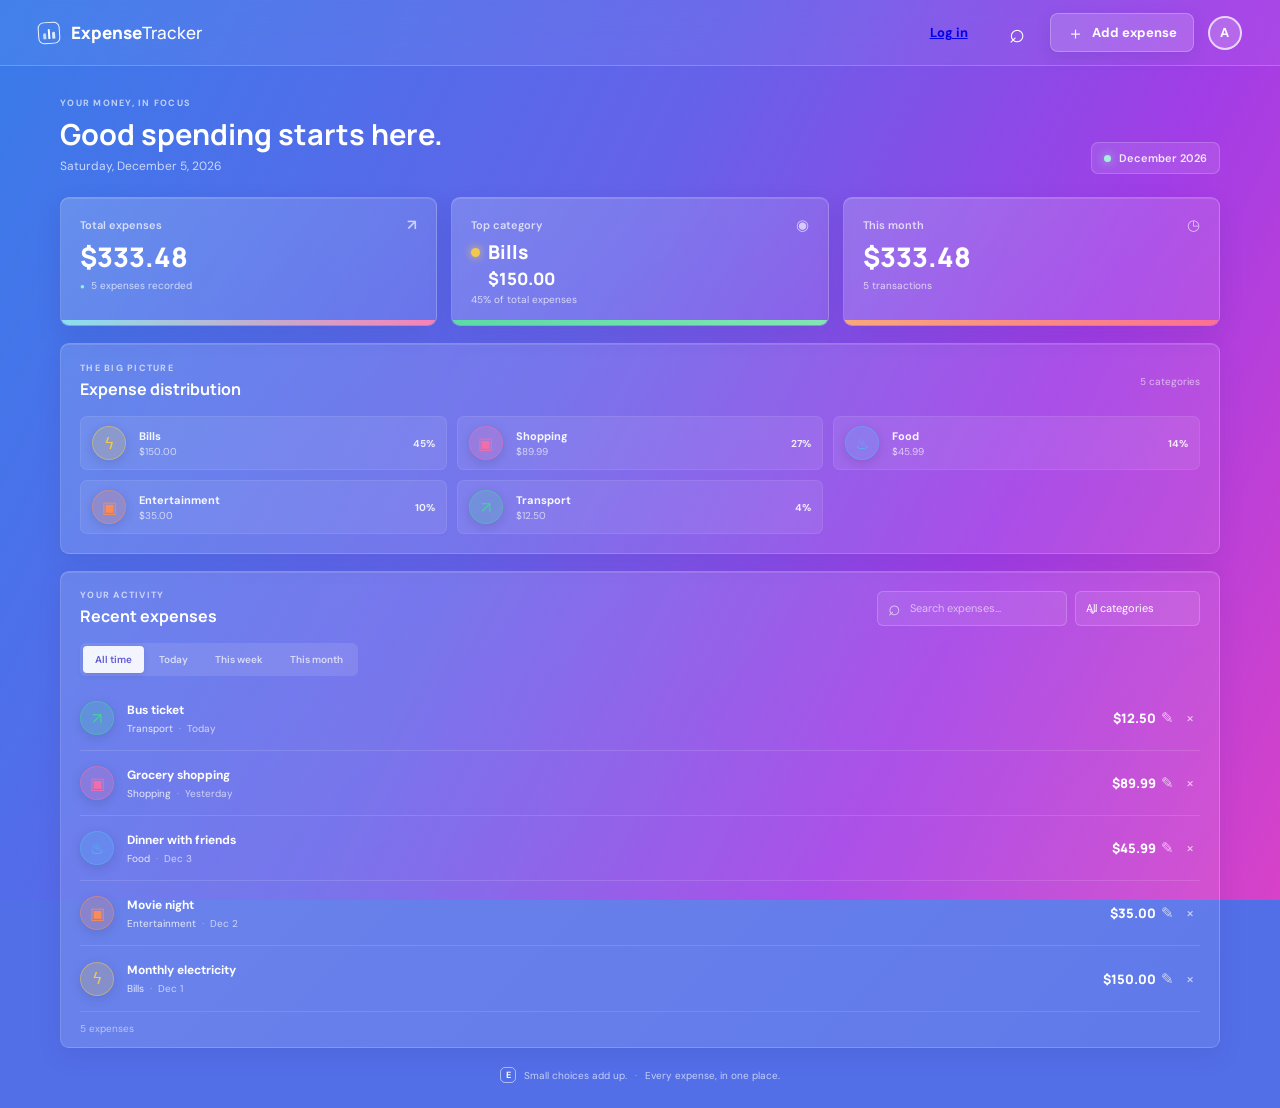
<file: index.html>
<!doctype html>
<html lang="en">
  <head>
    <meta charset="UTF-8" />
    <meta name="viewport" content="width=device-width, initial-scale=1.0" />
    <meta name="theme-color" content="#5d79ee" />
    <title>ExpenseTracker</title>
    <link rel="preconnect" href="https://fonts.googleapis.com" />
    <link rel="preconnect" href="https://fonts.gstatic.com" crossorigin />
    <link href="https://fonts.googleapis.com/css2?family=DM+Sans:wght@400;500;600;700&family=Manrope:wght@500;600;700;800&display=swap" rel="stylesheet" />
    <link rel="stylesheet" href="styles.css" />
    <script src="app.js" defer></script>
  </head>
  <body>
    <header class="topbar">
      <a class="brand" href="#top" aria-label="ExpenseTracker home">
        <span class="brand-mark" aria-hidden="true"><span></span><span></span><span></span></span>
        <span>Expense<span class="brand-light">Tracker</span></span>
      </a>
      <nav class="top-actions" aria-label="Main actions">
        <a class="button button-account" href="login.html">Log in</a>
        <button class="icon-button search-shortcut" id="focus-search" type="button" aria-label="Search expenses" title="Search expenses">⌕</button>
        <button class="button button-add" id="add-expense" type="button"><span aria-hidden="true">＋</span> Add expense</button>
        <div class="avatar" aria-label="Your account">A</div>
      </nav>
    </header>

    <main class="dashboard" id="top">
      <section class="page-heading" aria-label="Dashboard overview">
        <div>
          <p class="eyebrow">YOUR MONEY, IN FOCUS</p>
          <h1>Good spending starts here.</h1>
          <p class="heading-date" id="today-label"></p>
        </div>
        <div class="period-label"><span class="period-dot"></span><span id="month-label"></span></div>
      </section>

      <section class="summary-grid" aria-label="Spending summary">
        <article class="summary-card summary-total">
          <div class="card-topline"><span>Total expenses</span><span class="metric-icon" aria-hidden="true">↗</span></div>
          <strong class="metric-value" id="total-amount">$0.00</strong>
          <div class="metric-foot"><span class="trend-mark">●</span><span id="total-caption">Across all your expenses</span></div>
          <span class="card-accent" aria-hidden="true"></span>
        </article>
        <article class="summary-card summary-category">
          <div class="card-topline"><span>Top category</span><span class="metric-icon" aria-hidden="true">◉</span></div>
          <div class="category-metric"><span class="category-dot" id="top-category-dot"></span><strong class="metric-value" id="top-category">No expenses yet</strong></div>
          <strong class="metric-subvalue" id="top-category-amount">$0.00</strong>
          <div class="metric-foot"><span id="top-category-share">Add an expense to get started</span></div>
          <span class="card-accent" aria-hidden="true"></span>
        </article>
        <article class="summary-card summary-month">
          <div class="card-topline"><span>This month</span><span class="metric-icon" aria-hidden="true">◷</span></div>
          <strong class="metric-value" id="month-amount">$0.00</strong>
          <div class="metric-foot"><span id="month-caption">0 transactions</span></div>
          <span class="card-accent" aria-hidden="true"></span>
        </article>
      </section>

      <section class="panel distribution-panel" aria-labelledby="distribution-title">
        <div class="section-heading">
          <div><p class="eyebrow">THE BIG PICTURE</p><h2 id="distribution-title">Expense distribution</h2></div>
          <span class="section-meta" id="category-count">0 categories</span>
        </div>
        <div class="distribution-grid" id="distribution-list"></div>
      </section>

      <section class="panel recent-panel" aria-labelledby="recent-title">
        <div class="recent-heading">
          <div class="section-heading recent-title-wrap">
            <div><p class="eyebrow">YOUR ACTIVITY</p><h2 id="recent-title">Recent expenses</h2></div>
          </div>
          <div class="list-controls">
            <label class="search-field"><span aria-hidden="true">⌕</span><span class="visually-hidden">Search expenses</span><input id="expense-search" type="search" placeholder="Search expenses..." autocomplete="off" /></label>
            <label class="select-wrap"><span class="visually-hidden">Filter by category</span><select id="category-filter"><option value="all">All categories</option></select><span aria-hidden="true">⌄</span></label>
          </div>
        </div>
        <div class="filter-tabs" role="group" aria-label="Filter by date">
          <button class="filter-tab is-active" type="button" data-period="all" aria-pressed="true">All time</button>
          <button class="filter-tab" type="button" data-period="today" aria-pressed="false">Today</button>
          <button class="filter-tab" type="button" data-period="week" aria-pressed="false">This week</button>
          <button class="filter-tab" type="button" data-period="month" aria-pressed="false">This month</button>
        </div>
        <div class="expense-list" id="expense-list" aria-live="polite"></div>
        <p class="list-count" id="list-count"></p>
      </section>

      <footer class="page-footer"><span class="footer-mark">E</span><span>Small choices add up.</span><span class="footer-separator">·</span><span>Every expense, in one place.</span></footer>
    </main>

    <dialog class="expense-dialog" id="expense-dialog" aria-labelledby="dialog-title">
      <form id="expense-form">
        <div class="dialog-heading">
          <div><p class="eyebrow">KEEP YOUR NUMBERS CLOSE</p><h2 id="dialog-title">Add expense</h2></div>
          <button class="icon-button close-dialog" type="button" aria-label="Close dialog" data-close>×</button>
        </div>
        <label class="form-field amount-field"><span>Amount</span><div class="amount-input"><span>$</span><input id="expense-amount" name="amount" type="number" min="0.01" step="0.01" placeholder="0.00" required /></div></label>
        <label class="form-field"><span>Description</span><input id="expense-description" name="description" type="text" maxlength="70" placeholder="What did you spend on?" required /></label>
        <div class="form-row">
          <label class="form-field"><span>Category</span><select id="expense-category" name="category" required></select></label>
          <label class="form-field"><span>Date</span><input id="expense-date" name="date" type="date" required /></label>
        </div>
        <div class="dialog-actions"><button class="button button-cancel" type="button" data-close>Cancel</button><button class="button button-save" type="submit">Save expense <span aria-hidden="true">↗</span></button></div>
      </form>
    </dialog>
    <div class="toast" id="toast" role="status" aria-live="polite"></div>
  </body>
</html>
</file>
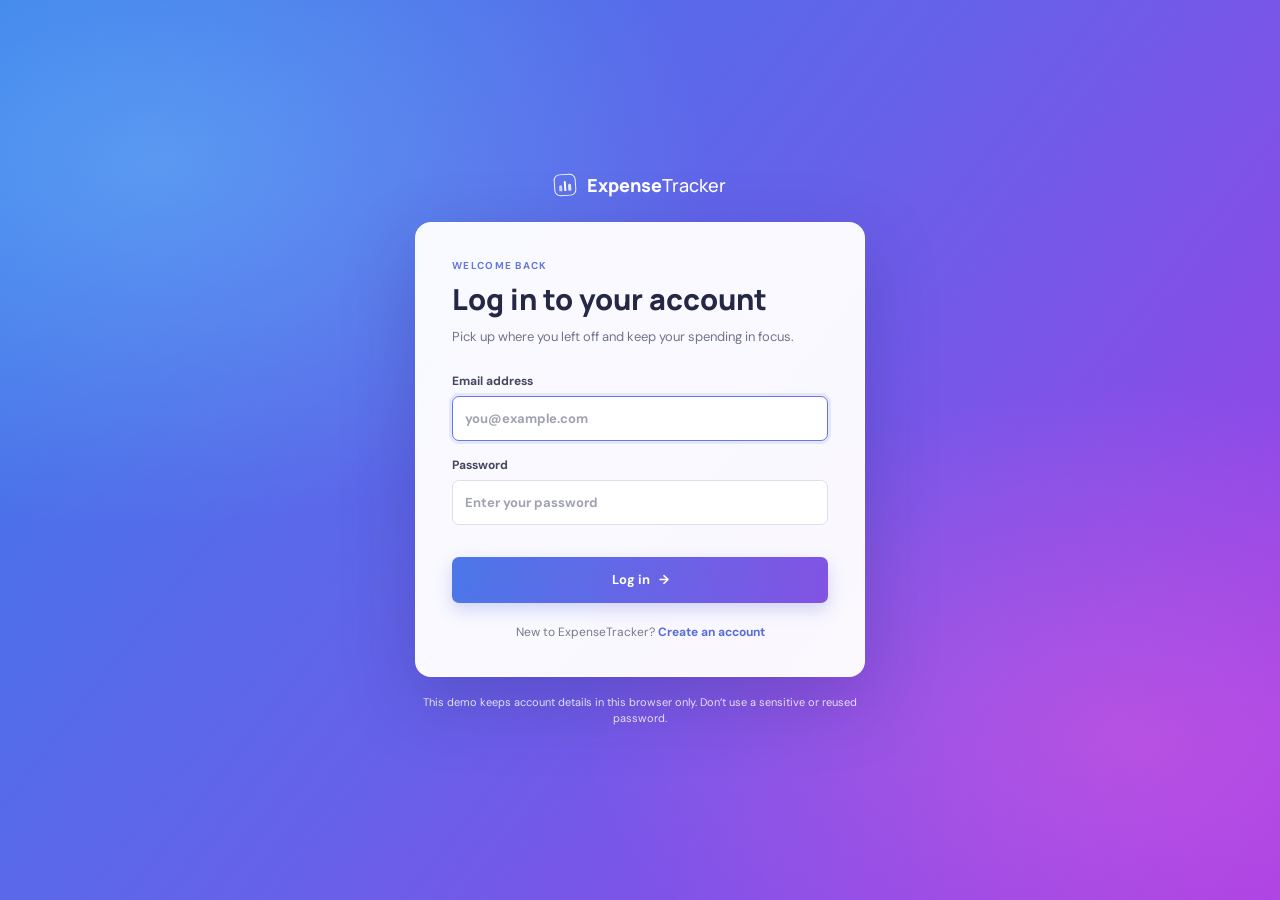
<file: login.html>
<!doctype html>
<html lang="en">
  <head>
    <meta charset="UTF-8" />
    <meta name="viewport" content="width=device-width, initial-scale=1.0" />
    <meta name="theme-color" content="#536fe8" />
    <title>Log in | ExpenseTracker</title>
    <link rel="preconnect" href="https://fonts.googleapis.com" />
    <link rel="preconnect" href="https://fonts.gstatic.com" crossorigin />
    <link href="https://fonts.googleapis.com/css2?family=DM+Sans:wght@400;500;600;700&family=Manrope:wght@500;600;700;800&display=swap" rel="stylesheet" />
    <link rel="stylesheet" href="auth.css" />
    <script src="app.js" defer></script>
  </head>
  <body class="auth-page">
    <main class="auth-layout">
      <a class="auth-brand" href="index.html" aria-label="ExpenseTracker home">
        <span class="brand-mark" aria-hidden="true"><span></span><span></span><span></span></span>
        <span>Expense<span class="brand-light">Tracker</span></span>
      </a>
      <section class="auth-card" aria-labelledby="auth-title">
        <p class="auth-eyebrow">WELCOME BACK</p>
        <h1 id="auth-title">Log in to your account</h1>
        <p class="auth-description">Pick up where you left off and keep your spending in focus.</p>
        <form class="auth-form" id="login-form">
          <label class="auth-field">
            <span>Email address</span>
            <input name="email" type="email" autocomplete="email" placeholder="you@example.com" required />
          </label>
          <label class="auth-field">
            <span>Password</span>
            <input name="password" type="password" autocomplete="current-password" placeholder="Enter your password" required />
          </label>
          <p class="auth-message" id="auth-message" role="status" aria-live="polite"></p>
          <button class="auth-submit" type="submit">Log in <span aria-hidden="true">→</span></button>
        </form>
        <p class="auth-switch">New to ExpenseTracker? <a href="register.html">Create an account</a></p>
      </section>
      <p class="auth-note">This demo keeps account details in this browser only. Don’t use a sensitive or reused password.</p>
    </main>
  </body>
</html>
</file>
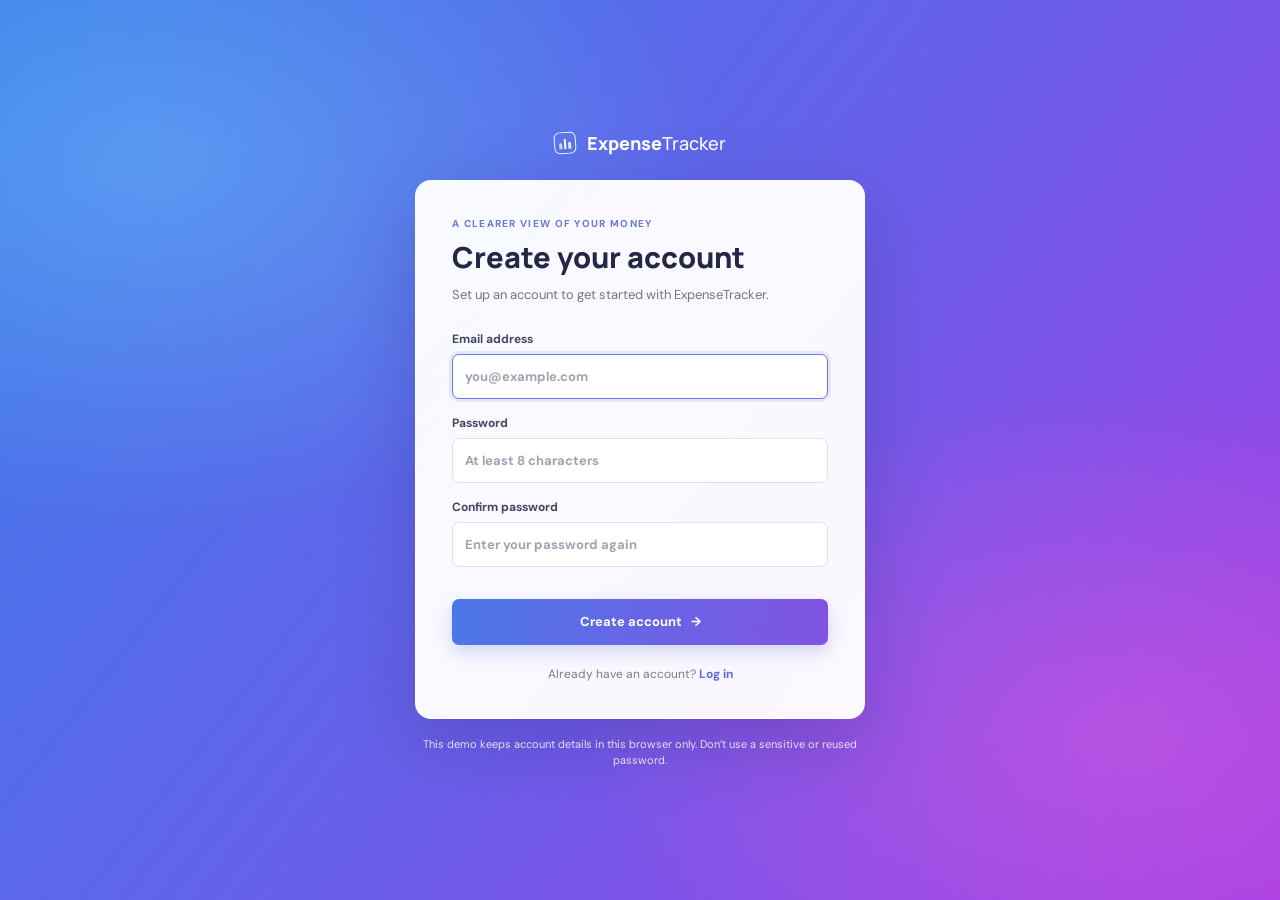
<file: register.html>
<!doctype html>
<html lang="en">
  <head>
    <meta charset="UTF-8" />
    <meta name="viewport" content="width=device-width, initial-scale=1.0" />
    <meta name="theme-color" content="#536fe8" />
    <title>Create account | ExpenseTracker</title>
    <link rel="preconnect" href="https://fonts.googleapis.com" />
    <link rel="preconnect" href="https://fonts.gstatic.com" crossorigin />
    <link href="https://fonts.googleapis.com/css2?family=DM+Sans:wght@400;500;600;700&family=Manrope:wght@500;600;700;800&display=swap" rel="stylesheet" />
    <link rel="stylesheet" href="auth.css" />
    <script src="app.js" defer></script>
  </head>
  <body class="auth-page">
    <main class="auth-layout">
      <a class="auth-brand" href="index.html" aria-label="ExpenseTracker home">
        <span class="brand-mark" aria-hidden="true"><span></span><span></span><span></span></span>
        <span>Expense<span class="brand-light">Tracker</span></span>
      </a>
      <section class="auth-card" aria-labelledby="auth-title">
        <p class="auth-eyebrow">A CLEARER VIEW OF YOUR MONEY</p>
        <h1 id="auth-title">Create your account</h1>
        <p class="auth-description">Set up an account to get started with ExpenseTracker.</p>
        <form class="auth-form" id="register-form">
          <label class="auth-field">
            <span>Email address</span>
            <input name="email" type="email" autocomplete="email" placeholder="you@example.com" required />
          </label>
          <label class="auth-field">
            <span>Password</span>
            <input name="password" type="password" autocomplete="new-password" minlength="8" placeholder="At least 8 characters" required />
          </label>
          <label class="auth-field">
            <span>Confirm password</span>
            <input name="confirmPassword" type="password" autocomplete="new-password" minlength="8" placeholder="Enter your password again" required />
          </label>
          <p class="auth-message" id="auth-message" role="status" aria-live="polite"></p>
          <button class="auth-submit" type="submit">Create account <span aria-hidden="true">→</span></button>
        </form>
        <p class="auth-switch">Already have an account? <a href="login.html">Log in</a></p>
      </section>
      <p class="auth-note">This demo keeps account details in this browser only. Don’t use a sensitive or reused password.</p>
    </main>
  </body>
</html>
</file>
<file: styles.css>
:root {
  font-family: "DM Sans", sans-serif;
  color: #fff;
  background: #536fe8;
  font-synthesis: none;
  text-rendering: optimizeLegibility;
  --ink: #fff;
  --muted: rgba(255, 255, 255, .72);
  --faint: rgba(255, 255, 255, .53);
  --glass: rgba(255, 255, 255, .12);
  --line: rgba(255, 255, 255, .17);
  --pink: #ff709f;
  --green: #4ee3a5;
  --blue: #526de8;
}

* { box-sizing: border-box; }

body {
  min-width: 320px;
  min-height: 100vh;
  margin: 0;
  background: linear-gradient(116deg, #397be9 0%, #6562e9 43%, #a23de6 73%, #d742c8 100%);
  background-attachment: fixed;
}

button, input, select { font: inherit; }
button { color: inherit; }

.topbar {
  height: 66px;
  display: flex;
  align-items: center;
  justify-content: space-between;
  padding: 0 clamp(18px, 3vw, 44px);
  border-bottom: 1px solid rgba(255, 255, 255, .2);
  background: rgba(255, 255, 255, .055);
  backdrop-filter: blur(14px);
}

.brand { display: inline-flex; align-items: center; gap: 11px; color: white; text-decoration: none; font-family: "Manrope", sans-serif; font-size: 17px; font-weight: 800; }
.brand-light { font-weight: 500; }
.brand-mark { width: 22px; height: 22px; padding: 4px; border: 1.5px solid rgba(255,255,255,.92); border-radius: 6px; display: flex; align-items: end; justify-content: center; gap: 2px; transform: rotate(-4deg); }
.brand-mark span { display: block; width: 3px; border-radius: 3px 3px 1px 1px; background: #fff; }
.brand-mark span:nth-child(1) { height: 6px; opacity: .7; }
.brand-mark span:nth-child(2) { height: 10px; }
.brand-mark span:nth-child(3) { height: 7px; opacity: .83; }
.top-actions { display: flex; align-items: center; gap: 14px; }
.icon-button { display: inline-grid; place-items: center; width: 37px; height: 37px; padding: 0; border: 0; border-radius: 50%; background: transparent; color: inherit; cursor: pointer; font-size: 24px; transition: background .18s ease, transform .18s ease; }
.icon-button:hover { background: rgba(255,255,255,.14); transform: translateY(-1px); }
.search-shortcut { font-size: 27px; }
.button { display: inline-flex; align-items: center; justify-content: center; gap: 8px; min-height: 39px; padding: 0 16px; border: 1px solid transparent; border-radius: 8px; font-size: 13px; font-weight: 700; cursor: pointer; transition: transform .18s ease, box-shadow .18s ease, background .18s ease; }
.button:hover { transform: translateY(-1px); }
.button-add { color: white; border-color: rgba(255,255,255,.24); background: rgba(255,255,255,.15); box-shadow: 0 5px 16px rgba(40,32,126,.12); }
.button-add:hover { background: rgba(255,255,255,.24); }
.button-add span { font-size: 17px; line-height: 0; }
.avatar { width: 34px; height: 34px; display: grid; place-items: center; border: 2px solid rgba(255,255,255,.72); border-radius: 50%; background: rgba(255,255,255,.18); font-size: 13px; font-weight: 700; }

.dashboard { width: min(1160px, calc(100% - 48px)); margin: 0 auto; padding: 31px 0 25px; }
.page-heading { display: flex; align-items: end; justify-content: space-between; gap: 18px; margin-bottom: 23px; animation: rise-in .55s both; }
.eyebrow { margin: 0 0 7px; color: rgba(255,255,255,.66); font-size: 9px; font-weight: 700; letter-spacing: 1.25px; }
h1, h2, p { margin-top: 0; }
h1, h2 { font-family: "Manrope", sans-serif; }
h1 { margin: 0; font-size: clamp(23px, 3vw, 29px); line-height: 1.25; font-weight: 700; }
.heading-date { margin: 6px 0 0; color: rgba(255,255,255,.72); font-size: 12px; }
.period-label { display: inline-flex; align-items: center; gap: 8px; padding: 8px 12px; border: 1px solid rgba(255,255,255,.18); border-radius: 7px; color: rgba(255,255,255,.87); background: rgba(255,255,255,.1); font-size: 11px; font-weight: 600; }
.period-dot { width: 7px; height: 7px; border-radius: 50%; background: #a4f1da; box-shadow: 0 0 10px rgba(164,241,218,.75); }

.summary-grid { display: grid; grid-template-columns: repeat(3, minmax(0, 1fr)); gap: 14px; margin-bottom: 17px; }
.summary-card { position: relative; min-height: 129px; overflow: hidden; padding: 17px 19px 16px; border: 1px solid rgba(255,255,255,.17); border-radius: 9px; background: linear-gradient(135deg, rgba(255,255,255,.19), rgba(255,255,255,.09)); box-shadow: 0 9px 25px rgba(45,37,125,.12), inset 0 1px rgba(255,255,255,.13); animation: rise-in .55s both; }
.summary-card:nth-child(2) { animation-delay: .08s; }
.summary-card:nth-child(3) { animation-delay: .16s; }
.card-topline { display: flex; justify-content: space-between; align-items: center; color: rgba(255,255,255,.73); font-size: 11px; font-weight: 600; }
.metric-icon { color: rgba(255,255,255,.65); font-size: 15px; }
.metric-value { display: block; margin-top: 7px; font-family: "Manrope", sans-serif; font-size: 27px; font-weight: 800; line-height: 1.12; letter-spacing: 0; }
.metric-foot { display: flex; align-items: center; gap: 6px; margin-top: 7px; color: rgba(255,255,255,.72); font-size: 10px; }
.trend-mark { color: #95f1cf; font-size: 8px; }
.card-accent { position: absolute; right: 0; bottom: 0; left: 0; height: 5px; opacity: .94; background: linear-gradient(90deg, #8de6ee, #fe82b4); }
.summary-category .card-accent { background: linear-gradient(90deg, #5ae0a0, #84edaf); }
.summary-month .card-accent { background: linear-gradient(90deg, #ffab72, #ff728e); }
.category-metric { display: flex; align-items: center; gap: 8px; margin-top: 7px; }
.category-metric .metric-value { margin: 0; font-size: 19px; }
.category-dot { width: 9px; height: 9px; flex: 0 0 9px; border-radius: 50%; background: #ffd96b; box-shadow: 0 0 9px currentColor; }
.metric-subvalue { display: block; margin: 3px 0 0 17px; font-family: "Manrope", sans-serif; font-size: 17px; font-weight: 800; }
.summary-category .metric-foot { margin-top: 3px; }

.panel { border: 1px solid rgba(255,255,255,.17); border-radius: 9px; background: linear-gradient(135deg, rgba(255,255,255,.15), rgba(255,255,255,.08)); box-shadow: 0 9px 25px rgba(45,37,125,.1), inset 0 1px rgba(255,255,255,.12); }
.distribution-panel { margin-bottom: 17px; padding: 18px 19px 19px; animation: rise-in .6s .12s both; }
.section-heading { display: flex; align-items: center; justify-content: space-between; gap: 12px; }
.section-heading .eyebrow { margin-bottom: 4px; }
h2 { margin: 0; font-size: 16px; font-weight: 700; }
.section-meta { color: rgba(255,255,255,.6); font-size: 10px; }
.distribution-grid { display: grid; grid-template-columns: repeat(3, minmax(0, 1fr)); gap: 10px; margin-top: 16px; }
.distribution-item { min-width: 0; display: grid; grid-template-columns: 37px minmax(0,1fr) auto; align-items: center; gap: 10px; min-height: 54px; padding: 8px 11px; border: 1px solid rgba(255,255,255,.08); border-radius: 7px; background: rgba(255,255,255,.075); transition: background .18s ease, transform .18s ease; }
.distribution-item:hover { background: rgba(255,255,255,.14); transform: translateY(-1px); }
.category-icon { width: 34px; height: 34px; display: grid; place-items: center; border: 1px solid rgba(255,255,255,.25); border-radius: 50%; font-size: 16px; box-shadow: 0 3px 11px rgba(20,20,60,.14); }
.distribution-name { overflow: hidden; color: rgba(255,255,255,.94); font-size: 11px; font-weight: 700; text-overflow: ellipsis; white-space: nowrap; }
.distribution-amount { display: block; margin-top: 2px; color: rgba(255,255,255,.68); font-size: 10px; }
.distribution-percent { color: rgba(255,255,255,.88); font-size: 10px; font-weight: 700; }
.distribution-empty { grid-column: 1 / -1; padding: 14px 0; color: rgba(255,255,255,.66); font-size: 12px; }

.recent-panel { padding: 17px 19px 0; animation: rise-in .6s .2s both; }
.recent-heading { display: flex; align-items: center; justify-content: space-between; gap: 18px; }
.list-controls { display: flex; align-items: center; gap: 8px; }
.search-field, .select-wrap { height: 35px; display: flex; align-items: center; gap: 7px; padding: 0 10px; border: 1px solid rgba(255,255,255,.19); border-radius: 6px; color: rgba(255,255,255,.65); background: rgba(255,255,255,.08); }
.search-field { width: 190px; }
.search-field > span:first-child { font-size: 21px; line-height: 1; }
.search-field input { width: 100%; min-width: 0; border: 0; outline: 0; color: white; background: transparent; font-size: 11px; }
.search-field input::placeholder { color: rgba(255,255,255,.58); }
.search-field:focus-within, .select-wrap:focus-within { border-color: rgba(255,255,255,.58); box-shadow: 0 0 0 2px rgba(255,255,255,.09); }
.select-wrap { position: relative; min-width: 125px; justify-content: space-between; }
.select-wrap select { position: absolute; inset: 0; width: 100%; appearance: none; border: 0; outline: 0; padding: 0 25px 0 10px; color: white; background: transparent; font-size: 11px; cursor: pointer; }
.select-wrap select option { color: #24243f; background: white; }
.select-wrap > span:last-child { pointer-events: none; }
.filter-tabs { display: inline-flex; gap: 3px; max-width: 100%; margin-top: 16px; padding: 3px; border-radius: 6px; background: rgba(255,255,255,.1); }
.filter-tab { min-height: 27px; padding: 0 12px; border: 0; border-radius: 4px; color: rgba(255,255,255,.7); background: transparent; font-size: 10px; font-weight: 600; cursor: pointer; transition: color .16s ease, background .16s ease; }
.filter-tab:hover { color: white; }
.filter-tab.is-active { color: #5f59d7; background: rgba(255,255,255,.91); box-shadow: 0 2px 7px rgba(35,28,100,.12); }
.expense-list { margin-top: 10px; }
.expense-row { display: grid; grid-template-columns: 37px minmax(0,1fr) auto 34px; align-items: center; gap: 10px; min-height: 65px; border-bottom: 1px solid rgba(255,255,255,.13); animation: row-in .22s ease both; }
.expense-row:last-child { border-bottom: 0; }
.expense-main { min-width: 0; }
.expense-description { overflow: hidden; margin: 0; color: white; font-size: 12px; font-weight: 700; text-overflow: ellipsis; white-space: nowrap; }
.expense-details { display: flex; align-items: center; gap: 6px; margin: 4px 0 0; color: rgba(255,255,255,.67); font-size: 10px; }
.expense-category { color: rgba(255,255,255,.83); }
.detail-separator { color: rgba(255,255,255,.45); }
.expense-amount { font-family: "Manrope", sans-serif; font-size: 13px; font-weight: 800; white-space: nowrap; }
.row-actions { display: flex; justify-content: end; gap: 0; }
.row-action { width: 31px; height: 31px; border: 0; border-radius: 50%; color: rgba(255,255,255,.68); background: transparent; font-size: 15px; cursor: pointer; transition: color .16s ease, background .16s ease; }
.row-action:hover { color: white; background: rgba(255,255,255,.15); }
.row-action.delete:hover { color: #ffe2e8; background: rgba(255,98,139,.22); }
.empty-state { padding: 33px 12px; text-align: center; color: rgba(255,255,255,.78); }
.empty-state strong { display: block; margin-bottom: 5px; color: white; font-size: 13px; }
.empty-state span { font-size: 11px; }
.list-count { margin: 0; padding: 10px 0 12px; border-top: 1px solid rgba(255,255,255,.11); color: rgba(255,255,255,.54); font-size: 10px; }
.page-footer { display: flex; align-items: center; justify-content: center; gap: 8px; padding: 19px 0 0; color: rgba(255,255,255,.67); font-size: 10px; }
.footer-mark { width: 16px; height: 16px; display: grid; place-items: center; border: 1px solid rgba(255,255,255,.52); border-radius: 5px; color: white; font-size: 9px; font-weight: 700; }
.footer-separator { opacity: .7; }

.expense-dialog { width: min(450px, calc(100% - 28px)); max-width: unset; padding: 0; overflow: visible; border: 1px solid rgba(255,255,255,.24); border-radius: 12px; color: white; background: linear-gradient(145deg, #626ee5, #a448d6); box-shadow: 0 25px 80px rgba(26,20,90,.35); }
.expense-dialog::backdrop { background: rgba(23,19,69,.52); backdrop-filter: blur(5px); }
.expense-dialog form { padding: 23px; }
.dialog-heading { display: flex; align-items: start; justify-content: space-between; margin-bottom: 21px; }
.dialog-heading h2 { font-size: 20px; }
.close-dialog { margin: -7px -8px 0 0; font-size: 25px; }
.form-field { display: flex; min-width: 0; flex-direction: column; gap: 7px; margin-bottom: 15px; color: rgba(255,255,255,.82); font-size: 11px; font-weight: 600; }
.form-field > input, .form-field > select, .amount-input { width: 100%; height: 41px; padding: 0 12px; border: 1px solid rgba(255,255,255,.25); border-radius: 6px; outline: 0; color: white; background: rgba(255,255,255,.1); font-size: 12px; }
.form-field > input:focus, .form-field > select:focus, .amount-input:focus-within { border-color: rgba(255,255,255,.72); box-shadow: 0 0 0 2px rgba(255,255,255,.1); }
.form-field > input::placeholder, .amount-input input::placeholder { color: rgba(255,255,255,.52); }
.form-field > select { appearance: none; padding-right: 25px; }
.form-field > select option { color: #282645; background: white; }
.amount-input { display: flex; align-items: center; gap: 7px; padding: 0 12px; }
.amount-input > span { color: rgba(255,255,255,.74); font-family: "Manrope", sans-serif; font-size: 15px; }
.amount-input input { width: 100%; border: 0; outline: 0; color: white; background: transparent; font-family: "Manrope", sans-serif; font-size: 17px; font-weight: 700; }
.amount-input input::-webkit-inner-spin-button { appearance: none; }
.form-row { display: grid; grid-template-columns: 1fr 1fr; gap: 12px; }
.form-field input[type="date"] { color-scheme: dark; }
.dialog-actions { display: flex; justify-content: end; gap: 9px; margin-top: 8px; }
.button-cancel { border-color: rgba(255,255,255,.25); color: white; background: transparent; }
.button-cancel:hover { background: rgba(255,255,255,.1); }
.button-save { color: #5d56d3; background: white; box-shadow: 0 5px 14px rgba(28,20,81,.18); }
.button-save span { font-size: 16px; }
.toast { position: fixed; right: 22px; bottom: 20px; z-index: 5; padding: 11px 15px; transform: translateY(10px); border: 1px solid rgba(255,255,255,.22); border-radius: 7px; opacity: 0; color: white; background: rgba(42,40,106,.93); box-shadow: 0 8px 24px rgba(20,18,65,.2); font-size: 12px; pointer-events: none; transition: opacity .2s ease, transform .2s ease; }
.toast.is-visible { transform: translateY(0); opacity: 1; }
.visually-hidden { position: absolute; width: 1px; height: 1px; overflow: hidden; clip: rect(0,0,0,0); white-space: nowrap; clip-path: inset(50%); }

@keyframes rise-in { from { transform: translateY(9px); opacity: 0; } to { transform: translateY(0); opacity: 1; } }
@keyframes row-in { from { transform: translateY(4px); opacity: 0; } to { transform: translateY(0); opacity: 1; } }

@media (max-width: 760px) {
  .dashboard { width: min(100% - 32px, 600px); padding-top: 25px; }
  .summary-grid { gap: 10px; }
  .summary-card { min-height: 122px; padding: 14px 13px; }
  .metric-value { font-size: 23px; }
  .category-metric .metric-value { font-size: 17px; }
  .distribution-panel, .recent-panel { padding-right: 14px; padding-left: 14px; }
  .distribution-grid { grid-template-columns: repeat(2, minmax(0, 1fr)); }
  .recent-heading { align-items: start; flex-direction: column; gap: 12px; }
  .list-controls { width: 100%; }
  .search-field { flex: 1; }
  .select-wrap { flex: 0 0 135px; }
}

@media (max-width: 480px) {
  .topbar { height: 58px; padding: 0 15px; }
  .brand { gap: 8px; font-size: 15px; }
  .top-actions { gap: 7px; }
  .button-add { min-height: 35px; padding: 0 10px; font-size: 11px; }
  .avatar { width: 30px; height: 30px; }
  .search-shortcut { width: 31px; }
  .dashboard { width: calc(100% - 24px); padding-top: 21px; }
  .page-heading { align-items: start; flex-direction: column; margin-bottom: 16px; }
  .page-heading h1 { font-size: 22px; }
  .period-label { padding: 6px 9px; }
  .summary-grid { grid-template-columns: 1fr 1fr; gap: 8px; margin-bottom: 12px; }
  .summary-card { min-height: 113px; padding: 12px; }
  .summary-card:first-child { grid-column: span 2; min-height: 105px; }
  .metric-value { font-size: 23px; }
  .summary-card:first-child .metric-value { font-size: 27px; }
  .category-metric .metric-value { font-size: 15px; }
  .metric-foot { font-size: 9px; }
  .panel { border-radius: 8px; }
  .distribution-panel { margin-bottom: 12px; padding: 14px 12px; }
  h2 { font-size: 15px; }
  .distribution-grid { gap: 7px; margin-top: 12px; }
  .distribution-item { grid-template-columns: 30px minmax(0,1fr) auto; gap: 7px; min-height: 51px; padding: 6px; }
  .category-icon { width: 29px; height: 29px; font-size: 14px; }
  .distribution-name { font-size: 10px; }
  .distribution-amount { font-size: 9px; }
  .distribution-percent { font-size: 9px; }
  .recent-panel { padding: 14px 12px 0; }
  .list-controls { gap: 6px; }
  .search-field { height: 34px; padding: 0 8px; }
  .select-wrap { min-width: 0; flex-basis: 115px; height: 34px; padding: 0 7px; }
  .select-wrap select { font-size: 10px; }
  .filter-tabs { width: 100%; justify-content: space-between; margin-top: 13px; }
  .filter-tab { min-width: 0; padding: 0 8px; font-size: 9px; }
  .expense-row { grid-template-columns: 33px minmax(0,1fr) auto 29px; gap: 7px; min-height: 61px; }
  .expense-row .category-icon { width: 30px; height: 30px; }
  .expense-description { font-size: 11px; }
  .expense-details { font-size: 9px; }
  .expense-amount { font-size: 12px; }
  .row-action { width: 27px; }
  .page-footer { flex-wrap: wrap; font-size: 9px; }
  .expense-dialog form { padding: 19px 17px; }
}

@media (prefers-reduced-motion: reduce) {
  *, *::before, *::after { scroll-behavior: auto !important; animation-duration: .01ms !important; animation-iteration-count: 1 !important; transition-duration: .01ms !important; }
}
</file>
<file: auth.css>
:root {
  font-family: "DM Sans", sans-serif;
  color: #252845;
  font-synthesis: none;
  text-rendering: optimizeLegibility;
  background: #536fe8;
}

* { box-sizing: border-box; }

body { min-width: 320px; min-height: 100vh; margin: 0; }
button, input { font: inherit; }

.auth-page {
  background:
    radial-gradient(ellipse at 12% 18%, rgba(118, 205, 255, .42), transparent 35%),
    radial-gradient(ellipse at 88% 82%, rgba(233, 97, 221, .42), transparent 34%),
    linear-gradient(128deg, #397be9 0%, #6562e9 48%, #a23de6 100%);
}

.auth-layout {
  width: min(100% - 36px, 450px);
  min-height: 100vh;
  display: flex;
  flex-direction: column;
  justify-content: center;
  margin: 0 auto;
  padding: 42px 0;
}

.auth-brand {
  display: inline-flex;
  align-items: center;
  align-self: center;
  gap: 11px;
  margin-bottom: 25px;
  color: #fff;
  font-family: "Manrope", sans-serif;
  font-size: 18px;
  font-weight: 800;
  text-decoration: none;
}

.brand-light { font-weight: 500; }
.brand-mark { width: 22px; height: 22px; padding: 4px; border: 1.5px solid rgba(255,255,255,.92); border-radius: 6px; display: flex; align-items: end; justify-content: center; gap: 2px; transform: rotate(-4deg); }
.brand-mark span { display: block; width: 3px; border-radius: 3px 3px 1px 1px; background: #fff; }
.brand-mark span:nth-child(1) { height: 6px; opacity: .7; }
.brand-mark span:nth-child(2) { height: 10px; }
.brand-mark span:nth-child(3) { height: 7px; opacity: .83; }

.auth-card {
  padding: 36px;
  border: 1px solid rgba(255,255,255,.65);
  border-radius: 16px;
  background: rgba(255,255,255,.96);
  box-shadow: 0 24px 70px rgba(37,31,106,.25);
}

.auth-eyebrow { margin: 0 0 9px; color: #6878d9; font-size: 10px; font-weight: 700; letter-spacing: 1.3px; }
.auth-card h1 { margin: 0; font-family: "Manrope", sans-serif; font-size: clamp(23px, 6vw, 29px); font-weight: 800; line-height: 1.25; }
.auth-description { margin: 9px 0 25px; color: #71748b; font-size: 13px; line-height: 1.6; }
.auth-form { display: grid; gap: 16px; }
.auth-field { display: grid; gap: 7px; color: #44475f; font-size: 12px; font-weight: 700; }
.auth-field input { width: 100%; min-height: 45px; padding: 0 12px; border: 1px solid #dedfed; border-radius: 7px; outline: 0; color: #252845; background: #fff; font-size: 13px; transition: border-color .18s ease, box-shadow .18s ease; }
.auth-field input::placeholder { color: #a0a2b2; }
.auth-field input:focus { border-color: #6878e9; box-shadow: 0 0 0 3px rgba(104,120,233,.14); }
.auth-message { min-height: 18px; margin: -5px 0 -7px; color: #b52e49; font-size: 12px; line-height: 1.5; }
.auth-message:empty { min-height: 0; margin: -10px 0; }
.auth-message.is-success { color: #187951; }
.auth-submit { min-height: 46px; display: flex; align-items: center; justify-content: center; gap: 9px; border: 0; border-radius: 7px; color: #fff; background: linear-gradient(105deg, #4b78e8, #8253e3); box-shadow: 0 7px 17px rgba(85,98,217,.24); font-size: 13px; font-weight: 700; cursor: pointer; transition: transform .18s ease, box-shadow .18s ease; }
.auth-submit:hover { transform: translateY(-1px); box-shadow: 0 10px 20px rgba(85,98,217,.3); }
.auth-submit:focus-visible, .auth-switch a:focus-visible, .auth-brand:focus-visible { outline: 3px solid #93a3ff; outline-offset: 3px; }
.auth-switch { margin: 21px 0 0; color: #77798d; font-size: 12px; text-align: center; }
.auth-switch a { color: #586dd8; font-weight: 700; text-decoration: none; }
.auth-switch a:hover { text-decoration: underline; }
.auth-note { margin: 17px 0 0; color: rgba(255,255,255,.82); font-size: 11px; line-height: 1.5; text-align: center; }

@media (max-width: 480px) {
  .auth-layout { width: min(100% - 28px, 450px); }
  .auth-card { padding: 28px 22px; }
}

@media (prefers-reduced-motion: reduce) {
  *, *::before, *::after { scroll-behavior: auto !important; animation-duration: .01ms !important; animation-iteration-count: 1 !important; transition-duration: .01ms !important; }
}
</file>
